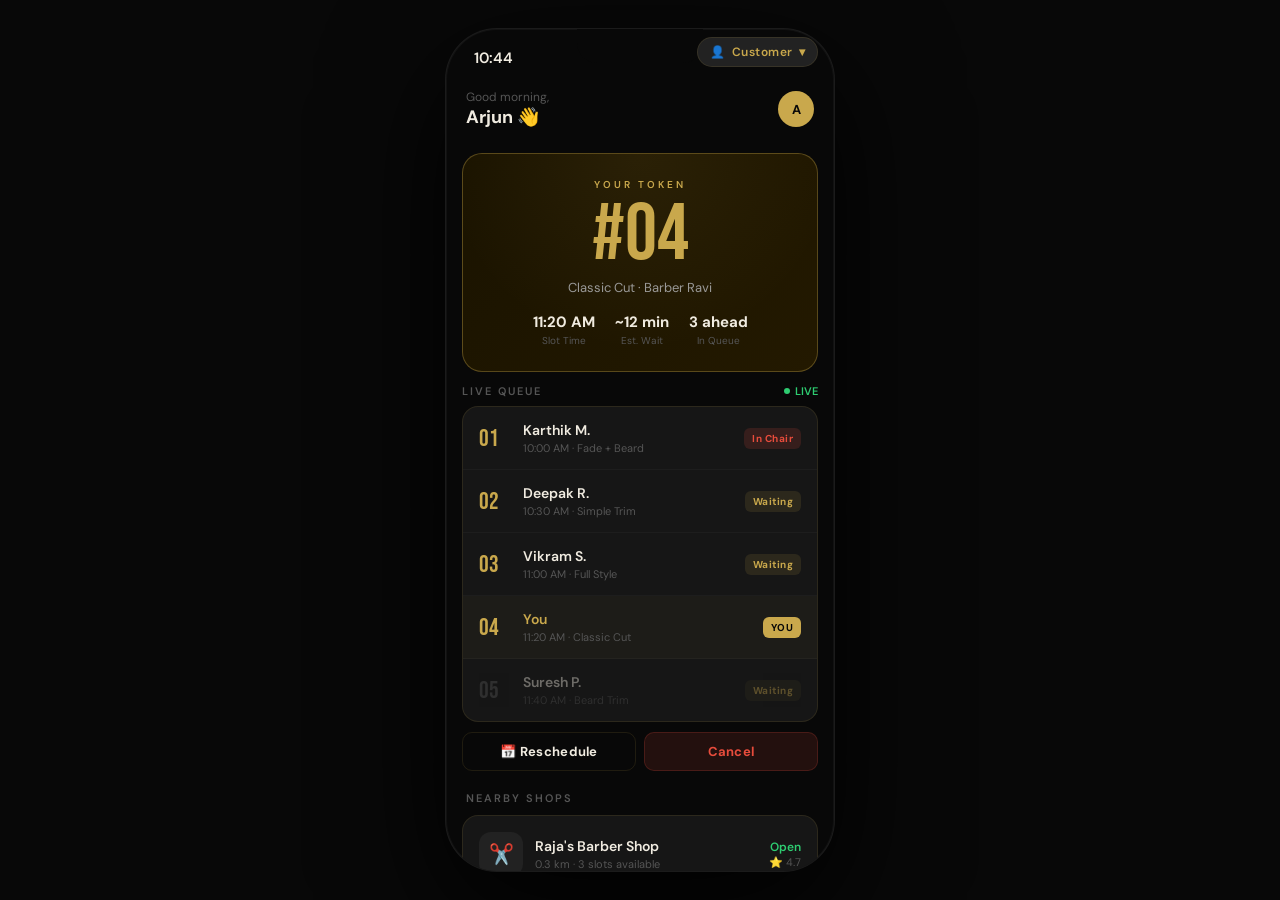
<file: phone_prototype.html>
<!DOCTYPE html>
<html lang="en">
<head>
<meta charset="UTF-8"/>
<meta name="viewport" content="width=device-width, initial-scale=1.0, maximum-scale=1.0"/>
<title>BarberBook</title>
<link href="https://fonts.googleapis.com/css2?family=Bebas+Neue&family=DM+Sans:wght@300;400;500;600;700&display=swap" rel="stylesheet"/>
<style>
:root {
  --gold:#C9A84C; --gold-l:#E8C97A; --gold-d:#8B6914;
  --black:#080808; --dark:#111; --gray1:#181818; --gray2:#222;
  --gray3:#2e2e2e; --muted:#555; --light:#999; --cream:#f0ebe0;
  --white:#fff; --red:#e74c3c; --green:#2ecc71; --blue:#3498db;
  --card-bg:#161616; --border:rgba(201,168,76,0.12);
  --safe-top: env(safe-area-inset-top, 0px);
  --safe-bot: env(safe-area-inset-bottom, 0px);
}
*,*::before,*::after{box-sizing:border-box;margin:0;padding:0;}
html,body{height:100%;overflow:hidden;background:var(--black);}
body{font-family:'DM Sans',sans-serif;color:var(--cream);display:flex;justify-content:center;align-items:center;}

/* PHONE SHELL */
.phone-shell{
  width:390px;height:844px;
  background:var(--black);
  border-radius:52px;
  border:1px solid rgba(255,255,255,0.08);
  box-shadow:0 40px 120px rgba(0,0,0,0.9),inset 0 0 0 1px rgba(255,255,255,0.04);
  overflow:hidden;position:relative;
  display:flex;flex-direction:column;
}

/* STATUS BAR */
.status-bar{
  height:44px;padding:14px 28px 0;
  display:flex;justify-content:space-between;align-items:center;
  flex-shrink:0;position:relative;z-index:50;
}
.status-time{font-size:15px;font-weight:600;color:var(--cream);}
.status-icons{display:flex;gap:6px;align-items:center;}
.status-icons span{font-size:13px;color:var(--cream);}

/* NOTCH */
.notch{
  position:absolute;top:0;left:50%;transform:translateX(-50%);
  width:126px;height:34px;
  background:var(--black);border-radius:0 0 20px 20px;z-index:60;
}

/* SCREEN */
.screen{
  flex:1;overflow:hidden;position:relative;
  display:flex;flex-direction:column;
}

/* ROLE SWITCHER */
.role-switcher{
  position:absolute;top:8px;right:16px;z-index:100;
}
.role-btn{
  display:flex;align-items:center;gap:6px;
  background:var(--gray2);border:1px solid var(--border);
  color:var(--gold);padding:6px 12px;border-radius:20px;
  font-size:12px;font-weight:600;cursor:pointer;
  font-family:'DM Sans',sans-serif;letter-spacing:0.5px;
}
.role-menu{
  position:absolute;top:36px;right:0;
  background:var(--gray1);border:1px solid var(--border);
  border-radius:14px;overflow:hidden;min-width:160px;
  display:none;
  box-shadow:0 20px 40px rgba(0,0,0,0.6);
}
.role-menu.open{display:block;}
.role-opt{
  display:flex;align-items:center;gap:10px;
  padding:12px 16px;font-size:13px;cursor:pointer;
  transition:background 0.15s;border-bottom:1px solid rgba(255,255,255,0.04);
}
.role-opt:last-child{border:none;}
.role-opt:hover{background:var(--gray2);}
.role-opt .ri{font-size:16px;}
.role-opt .rn{color:var(--cream);font-weight:500;}
.role-opt .rd{font-size:11px;color:var(--muted);}
.role-opt.active .rn{color:var(--gold);}

/* SCROLLABLE */
.scroll{flex:1;overflow-y:auto;overflow-x:hidden;}
.scroll::-webkit-scrollbar{display:none;}

/* BOTTOM NAV */
.bottom-nav{
  height:72px;border-top:1px solid var(--border);
  background:var(--dark);
  display:flex;align-items:center;justify-content:space-around;
  padding-bottom:8px;flex-shrink:0;
}
.nav-tab{
  display:flex;flex-direction:column;align-items:center;gap:3px;
  cursor:pointer;padding:6px 12px;border-radius:12px;
  transition:all 0.2s;min-width:60px;
}
.nav-tab.active{background:rgba(201,168,76,0.1);}
.nav-tab .ti{font-size:20px;}
.nav-tab .tl{font-size:10px;color:var(--muted);font-weight:500;letter-spacing:0.3px;}
.nav-tab.active .tl{color:var(--gold);}

/* HEADER */
.app-header{
  padding:16px 20px 12px;
  display:flex;align-items:center;justify-content:space-between;
  flex-shrink:0;
}
.header-logo{font-family:'Bebas Neue',sans-serif;font-size:22px;letter-spacing:3px;color:var(--gold);}
.header-logo span{color:var(--cream);}
.avatar{
  width:36px;height:36px;border-radius:50%;
  background:var(--gold);display:flex;align-items:center;justify-content:center;
  font-size:13px;font-weight:700;color:var(--black);
}

/* PAGE */
.page{display:none;flex-direction:column;height:100%;}
.page.active{display:flex;}

/* COMMON */
.section-label{
  font-size:11px;letter-spacing:2px;text-transform:uppercase;
  color:var(--muted);font-weight:600;
  padding:0 20px;margin-bottom:10px;margin-top:20px;
}
.card{
  margin:0 16px 10px;
  background:var(--card-bg);
  border:1px solid var(--border);
  border-radius:16px;overflow:hidden;
}
.card-pad{padding:16px;}

/* TOKEN CARD */
.token-hero{
  margin:12px 16px;
  background:linear-gradient(135deg,#1a1300,#231900);
  border:1px solid rgba(201,168,76,0.35);
  border-radius:20px;padding:24px;text-align:center;
  position:relative;overflow:hidden;
}
.token-hero::before{
  content:'';position:absolute;inset:0;
  background:radial-gradient(circle at 50% 0%,rgba(201,168,76,0.08),transparent 70%);
}
.token-tag{font-size:10px;letter-spacing:3px;text-transform:uppercase;color:var(--gold);margin-bottom:4px;font-weight:600;}
.token-num{font-family:'Bebas Neue',sans-serif;font-size:80px;color:var(--gold);line-height:1;position:relative;}
.token-sub{font-size:13px;color:var(--light);margin-top:4px;}
.token-info{display:flex;justify-content:center;gap:20px;margin-top:16px;}
.ti-item{text-align:center;}
.ti-val{font-size:15px;font-weight:700;color:var(--cream);}
.ti-key{font-size:10px;color:var(--muted);margin-top:2px;}

/* QUEUE ITEM */
.q-item{
  display:flex;align-items:center;gap:12px;
  padding:14px 16px;
  border-bottom:1px solid rgba(255,255,255,0.03);
}
.q-item:last-child{border:none;}
.q-num{
  font-family:'Bebas Neue',sans-serif;font-size:24px;
  color:var(--gold);width:32px;flex-shrink:0;
}
.q-num.dim{color:var(--muted);}
.q-info{flex:1;}
.q-name{font-size:14px;font-weight:600;color:var(--cream);}
.q-detail{font-size:11px;color:var(--muted);margin-top:2px;}
.q-badge{
  font-size:10px;font-weight:700;letter-spacing:0.5px;
  padding:4px 8px;border-radius:6px;
}
.badge-active{background:rgba(231,76,60,0.15);color:var(--red);}
.badge-wait{background:rgba(201,168,76,0.12);color:var(--gold);}
.badge-done{background:rgba(46,204,113,0.12);color:var(--green);}
.badge-you{background:var(--gold);color:var(--black);}

/* BUTTONS */
.btn{
  width:100%;padding:16px;border-radius:14px;border:none;
  font-family:'DM Sans',sans-serif;font-size:15px;font-weight:700;
  cursor:pointer;transition:all 0.2s;letter-spacing:0.3px;
}
.btn-gold{background:var(--gold);color:var(--black);}
.btn-gold:hover{background:var(--gold-l);}
.btn-outline{background:transparent;color:var(--cream);border:1px solid var(--border);}
.btn-outline:hover{border-color:var(--gold);color:var(--gold);}
.btn-red{background:rgba(231,76,60,0.12);color:var(--red);border:1px solid rgba(231,76,60,0.2);}
.btn-green{background:rgba(46,204,113,0.12);color:var(--green);border:1px solid rgba(46,204,113,0.2);}
.btn-sm{padding:10px 16px;font-size:13px;border-radius:10px;}

/* STAT ROW */
.stat-row{display:grid;grid-template-columns:1fr 1fr;gap:8px;margin:0 16px 10px;}
.stat-card{
  background:var(--card-bg);border:1px solid var(--border);
  border-radius:14px;padding:16px;
}
.stat-val{font-family:'Bebas Neue',sans-serif;font-size:28px;color:var(--gold);line-height:1;}
.stat-key{font-size:11px;color:var(--muted);margin-top:4px;}

/* BARBER QUEUE ITEM */
.bq-item{
  padding:16px;border-bottom:1px solid rgba(255,255,255,0.03);
}
.bq-item:last-child{border:none;}
.bq-top{display:flex;align-items:center;gap:12px;margin-bottom:10px;}
.bq-num{
  width:40px;height:40px;border-radius:10px;
  background:rgba(201,168,76,0.1);border:1px solid rgba(201,168,76,0.2);
  display:flex;align-items:center;justify-content:center;
  font-family:'Bebas Neue',sans-serif;font-size:20px;color:var(--gold);
  flex-shrink:0;
}
.bq-name{font-size:15px;font-weight:600;flex:1;}
.bq-time{font-size:12px;color:var(--muted);}
.bq-service{
  display:inline-block;
  font-size:11px;padding:4px 10px;border-radius:6px;
  background:var(--gray2);color:var(--light);
}
.bq-actions{display:flex;gap:8px;margin-top:10px;}

/* BOOKING FORM */
.form-label{font-size:12px;color:var(--muted);font-weight:600;margin-bottom:6px;letter-spacing:0.5px;}
.form-select,.form-input{
  width:100%;padding:13px 14px;
  background:var(--gray2);border:1px solid var(--border);
  border-radius:12px;color:var(--cream);
  font-family:'DM Sans',sans-serif;font-size:14px;
  outline:none;transition:border-color 0.2s;
  -webkit-appearance:none;
}
.form-select:focus,.form-input:focus{border-color:var(--gold);}
.form-select option{background:var(--gray1);}
.time-grid{display:grid;grid-template-columns:repeat(3,1fr);gap:8px;}
.time-slot{
  padding:10px;text-align:center;border-radius:10px;
  background:var(--gray2);border:1px solid var(--border);
  font-size:13px;font-weight:500;cursor:pointer;transition:all 0.2s;
}
.time-slot.sel{background:rgba(201,168,76,0.15);border-color:var(--gold);color:var(--gold);}
.time-slot.full{opacity:0.35;cursor:not-allowed;}

/* ANALYTICS */
.chart-bar-wrap{padding:0 16px;margin-bottom:10px;}
.chart-bar-row{display:flex;align-items:center;gap:10px;margin-bottom:10px;}
.cbl{font-size:12px;color:var(--light);width:28px;text-align:right;flex-shrink:0;}
.cb-track{flex:1;height:22px;background:var(--gray2);border-radius:6px;overflow:hidden;}
.cb-fill{height:100%;border-radius:6px;display:flex;align-items:center;padding-left:8px;font-size:11px;font-weight:700;color:var(--black);transition:width 0.8s ease;}
.cb-val{font-size:12px;color:var(--gold);font-weight:700;width:40px;text-align:right;}

/* NOTIFICATIONS */
.notif{
  display:flex;gap:12px;padding:14px 16px;
  border-bottom:1px solid rgba(255,255,255,0.03);
  align-items:flex-start;
}
.notif-dot{width:8px;height:8px;border-radius:50%;background:var(--gold);margin-top:5px;flex-shrink:0;}
.notif-dot.read{background:var(--gray3);}
.notif-text{font-size:13px;color:var(--cream);line-height:1.5;}
.notif-time{font-size:11px;color:var(--muted);margin-top:3px;}

/* PROFILE */
.profile-hero{
  text-align:center;padding:24px 20px 16px;
}
.profile-avatar{
  width:72px;height:72px;border-radius:50%;
  background:var(--gold);display:flex;align-items:center;justify-content:center;
  font-family:'Bebas Neue',sans-serif;font-size:28px;color:var(--black);
  margin:0 auto 12px;border:3px solid rgba(201,168,76,0.3);
}
.profile-name{font-size:20px;font-weight:700;}
.profile-sub{font-size:13px;color:var(--muted);margin-top:2px;}
.menu-item{
  display:flex;align-items:center;gap:14px;
  padding:16px 20px;border-bottom:1px solid rgba(255,255,255,0.03);
  cursor:pointer;
}
.menu-item:hover{background:rgba(255,255,255,0.02);}
.menu-icon{font-size:18px;width:24px;text-align:center;}
.menu-text{flex:1;font-size:14px;font-weight:500;}
.menu-arrow{color:var(--muted);font-size:16px;}

/* SHEET OVERLAY */
.sheet{
  position:absolute;inset:0;background:rgba(0,0,0,0.7);
  z-index:200;display:none;align-items:flex-end;
}
.sheet.open{display:flex;}
.sheet-body{
  background:var(--gray1);width:100%;
  border-radius:24px 24px 0 0;
  padding:20px;max-height:90%;overflow-y:auto;
  animation:slideUp 0.3s ease;
}
@keyframes slideUp{from{transform:translateY(100%);}to{transform:translateY(0);}}
.sheet-handle{width:36px;height:4px;background:var(--gray3);border-radius:2px;margin:0 auto 20px;}
.sheet-title{font-family:'Bebas Neue',sans-serif;font-size:24px;letter-spacing:1px;margin-bottom:16px;}

/* TOAST */
.toast{
  position:absolute;bottom:90px;left:50%;transform:translateX(-50%);
  background:var(--gray1);border:1px solid var(--border);
  border-radius:12px;padding:12px 20px;
  font-size:13px;font-weight:600;color:var(--cream);
  white-space:nowrap;z-index:300;
  animation:toastIn 0.3s ease,toastOut 0.3s ease 2s forwards;
  pointer-events:none;
}
@keyframes toastIn{from{opacity:0;transform:translateX(-50%) translateY(10px);}to{opacity:1;transform:translateX(-50%) translateY(0);}}
@keyframes toastOut{to{opacity:0;}}

/* SEARCH */
.search-bar{
  margin:0 16px 12px;
  display:flex;align-items:center;gap:10px;
  background:var(--gray2);border:1px solid var(--border);
  border-radius:14px;padding:12px 14px;
}
.search-icon{font-size:16px;color:var(--muted);}
.search-input{
  flex:1;background:transparent;border:none;outline:none;
  color:var(--cream);font-family:'DM Sans',sans-serif;font-size:14px;
}
.search-input::placeholder{color:var(--muted);}

/* SWITCH TOGGLE */
.toggle-row{display:flex;align-items:center;justify-content:space-between;padding:14px 16px;border-bottom:1px solid rgba(255,255,255,0.03);}
.toggle{width:44px;height:26px;background:var(--gray3);border-radius:13px;position:relative;cursor:pointer;transition:background 0.2s;}
.toggle.on{background:var(--gold);}
.toggle::after{content:'';position:absolute;width:20px;height:20px;background:#fff;border-radius:50%;top:3px;left:3px;transition:transform 0.2s;}
.toggle.on::after{transform:translateX(18px);}

/* LIVE INDICATOR */
.live-dot{display:inline-flex;align-items:center;gap:5px;font-size:11px;color:var(--green);font-weight:600;}
.live-dot::before{content:'';width:6px;height:6px;border-radius:50%;background:var(--green);animation:livePulse 1.5s infinite;}
@keyframes livePulse{0%,100%{opacity:1;}50%{opacity:0.3;}}

@media(max-height:860px){
  .phone-shell{height:100vh;border-radius:0;border:none;}
}
@media(max-width:420px){
  .phone-shell{width:100vw;border-radius:0;border:none;}
}
</style>
</head>
<body>
<div class="phone-shell">
  <div class="notch"></div>
  <div class="status-bar">
    <span class="status-time" id="clock">9:41</span>
    <div class="status-icons">
      <span>●●●</span><span>WiFi</span><span>🔋</span>
    </div>
  </div>

  <!-- ROLE SWITCHER -->
  <div class="role-switcher">
    <button class="role-btn" onclick="toggleRoleMenu()">
      <span id="role-icon">👤</span>
      <span id="role-label">Customer</span>
      <span>▾</span>
    </button>
    <div class="role-menu" id="roleMenu">
      <div class="role-opt active" onclick="setRole('customer')">
        <span class="ri">👤</span>
        <div><div class="rn">Customer</div><div class="rd">Book & track queue</div></div>
      </div>
      <div class="role-opt" onclick="setRole('barber')">
        <span class="ri">✂️</span>
        <div><div class="rn">Barber</div><div class="rd">Manage your queue</div></div>
      </div>
      <div class="role-opt" onclick="setRole('owner')">
        <span class="ri">📊</span>
        <div><div class="rn">Owner</div><div class="rd">Analytics & settings</div></div>
      </div>
    </div>
  </div>

  <div class="screen">

    <!-- ════════════ CUSTOMER VIEW ════════════ -->
    <div class="page active" id="view-customer">

      <!-- TAB: HOME -->
      <div class="page active" id="c-home" style="flex:1;flex-direction:column;">
        <div class="app-header">
          <div>
            <div style="font-size:12px;color:var(--muted);">Good morning,</div>
            <div style="font-size:18px;font-weight:700;">Arjun 👋</div>
          </div>
          <div class="avatar">A</div>
        </div>
        <div class="scroll">

          <!-- Active Token -->
          <div class="token-hero">
            <div class="token-tag">Your Token</div>
            <div class="token-num">#04</div>
            <div class="token-sub">Classic Cut · Barber Ravi</div>
            <div class="token-info">
              <div class="ti-item"><div class="ti-val">11:20 AM</div><div class="ti-key">Slot Time</div></div>
              <div class="ti-item"><div class="ti-val">~12 min</div><div class="ti-key">Est. Wait</div></div>
              <div class="ti-item"><div class="ti-val">3 ahead</div><div class="ti-key">In Queue</div></div>
            </div>
          </div>

          <!-- Live Queue -->
          <div style="padding:0 16px;display:flex;justify-content:space-between;align-items:center;margin-bottom:8px;">
            <div class="section-label" style="padding:0;margin:0;">Live Queue</div>
            <div class="live-dot">LIVE</div>
          </div>
          <div class="card">
            <div class="q-item"><div class="q-num">01</div><div class="q-info"><div class="q-name">Karthik M.</div><div class="q-detail">10:00 AM · Fade + Beard</div></div><span class="q-badge badge-active">In Chair</span></div>
            <div class="q-item"><div class="q-num">02</div><div class="q-info"><div class="q-name">Deepak R.</div><div class="q-detail">10:30 AM · Simple Trim</div></div><span class="q-badge badge-wait">Waiting</span></div>
            <div class="q-item"><div class="q-num">03</div><div class="q-info"><div class="q-name">Vikram S.</div><div class="q-detail">11:00 AM · Full Style</div></div><span class="q-badge badge-wait">Waiting</span></div>
            <div class="q-item" style="background:rgba(201,168,76,0.04);">
              <div class="q-num">04</div>
              <div class="q-info"><div class="q-name" style="color:var(--gold);">You</div><div class="q-detail">11:20 AM · Classic Cut</div></div>
              <span class="q-badge badge-you">YOU</span>
            </div>
            <div class="q-item" style="opacity:0.4;"><div class="q-num dim">05</div><div class="q-info"><div class="q-name">Suresh P.</div><div class="q-detail">11:40 AM · Beard Trim</div></div><span class="q-badge badge-wait">Waiting</span></div>
          </div>

          <!-- Actions -->
          <div style="padding:0 16px;display:grid;grid-template-columns:1fr 1fr;gap:8px;margin-bottom:16px;">
            <button class="btn btn-outline btn-sm" onclick="openSheet('reschedule-sheet')">📅 Reschedule</button>
            <button class="btn btn-red btn-sm" onclick="showToast('❌ Booking cancelled')">Cancel</button>
          </div>

          <!-- Nearby Shops -->
          <div class="section-label">Nearby Shops</div>
          <div style="padding:0 16px 20px;">
            <div style="display:flex;flex-direction:column;gap:8px;">
              <div class="card" style="margin:0;" onclick="openSheet('book-sheet')">
                <div class="card-pad" style="display:flex;align-items:center;gap:12px;">
                  <div style="width:44px;height:44px;border-radius:12px;background:var(--gray2);display:flex;align-items:center;justify-content:center;font-size:20px;flex-shrink:0;">✂️</div>
                  <div style="flex:1;">
                    <div style="font-weight:600;font-size:14px;">Raja's Barber Shop</div>
                    <div style="font-size:11px;color:var(--muted);margin-top:2px;">0.3 km · 3 slots available</div>
                  </div>
                  <div style="text-align:right;"><div style="font-size:12px;color:var(--green);font-weight:600;">Open</div><div style="font-size:11px;color:var(--muted);">⭐ 4.7</div></div>
                </div>
              </div>
              <div class="card" style="margin:0;" onclick="openSheet('book-sheet')">
                <div class="card-pad" style="display:flex;align-items:center;gap:12px;">
                  <div style="width:44px;height:44px;border-radius:12px;background:var(--gray2);display:flex;align-items:center;justify-content:center;font-size:20px;flex-shrink:0;">💈</div>
                  <div style="flex:1;">
                    <div style="font-weight:600;font-size:14px;">Style Hub</div>
                    <div style="font-size:11px;color:var(--muted);margin-top:2px;">0.8 km · 6 slots available</div>
                  </div>
                  <div style="text-align:right;"><div style="font-size:12px;color:var(--green);font-weight:600;">Open</div><div style="font-size:11px;color:var(--muted);">⭐ 4.4</div></div>
                </div>
              </div>
            </div>
          </div>
        </div>
      </div>

      <!-- TAB: BOOK -->
      <div class="page" id="c-book" style="flex:1;flex-direction:column;">
        <div class="app-header">
          <div class="header-logo">Barber<span>Book</span></div>
        </div>
        <div class="scroll" style="padding-bottom:16px;">
          <div class="search-bar">
            <span class="search-icon">🔍</span>
            <input class="search-input" placeholder="Search barber shops..."/>
          </div>
          <div class="section-label">Available Now</div>
          <div style="padding:0 16px;display:flex;flex-direction:column;gap:8px;">
            <div class="card" style="margin:0;" onclick="openSheet('book-sheet')">
              <div class="card-pad">
                <div style="display:flex;align-items:center;gap:12px;margin-bottom:12px;">
                  <div style="width:48px;height:48px;border-radius:14px;background:var(--gray2);display:flex;align-items:center;justify-content:center;font-size:22px;">✂️</div>
                  <div style="flex:1;">
                    <div style="font-weight:700;font-size:15px;">Raja's Barber Shop</div>
                    <div style="font-size:11px;color:var(--muted);">Anna Nagar · 0.3 km</div>
                  </div>
                  <div style="font-size:12px;color:var(--green);font-weight:600;">⭐ 4.7</div>
                </div>
                <div style="display:flex;gap:8px;flex-wrap:wrap;margin-bottom:12px;">
                  <span style="font-size:11px;background:var(--gray2);padding:4px 10px;border-radius:8px;color:var(--light);">Haircut Rs.150</span>
                  <span style="font-size:11px;background:var(--gray2);padding:4px 10px;border-radius:8px;color:var(--light);">Beard Rs.60</span>
                  <span style="font-size:11px;background:var(--gray2);padding:4px 10px;border-radius:8px;color:var(--light);">3 barbers</span>
                </div>
                <button class="btn btn-gold btn-sm">Book Now →</button>
              </div>
            </div>
            <div class="card" style="margin:0;" onclick="openSheet('book-sheet')">
              <div class="card-pad">
                <div style="display:flex;align-items:center;gap:12px;margin-bottom:12px;">
                  <div style="width:48px;height:48px;border-radius:14px;background:var(--gray2);display:flex;align-items:center;justify-content:center;font-size:22px;">💈</div>
                  <div style="flex:1;">
                    <div style="font-weight:700;font-size:15px;">Style Hub</div>
                    <div style="font-size:11px;color:var(--muted);">T.Nagar · 0.8 km</div>
                  </div>
                  <div style="font-size:12px;color:var(--green);font-weight:600;">⭐ 4.4</div>
                </div>
                <div style="display:flex;gap:8px;flex-wrap:wrap;margin-bottom:12px;">
                  <span style="font-size:11px;background:var(--gray2);padding:4px 10px;border-radius:8px;color:var(--light);">Haircut Rs.120</span>
                  <span style="font-size:11px;background:var(--gray2);padding:4px 10px;border-radius:8px;color:var(--light);">Beard Rs.50</span>
                  <span style="font-size:11px;background:var(--gray2);padding:4px 10px;border-radius:8px;color:var(--light);">2 barbers</span>
                </div>
                <button class="btn btn-gold btn-sm">Book Now →</button>
              </div>
            </div>
          </div>
        </div>
      </div>

      <!-- TAB: HISTORY -->
      <div class="page" id="c-history" style="flex:1;flex-direction:column;">
        <div class="app-header"><div style="font-size:18px;font-weight:700;">My Bookings</div></div>
        <div class="scroll">
          <div class="section-label">Recent</div>
          <div class="card">
            <div class="q-item"><div style="width:40px;height:40px;border-radius:12px;background:rgba(46,204,113,0.1);display:flex;align-items:center;justify-content:center;font-size:18px;flex-shrink:0;">✅</div><div class="q-info"><div class="q-name">Raja's Barber Shop</div><div class="q-detail">Classic Cut · 2 days ago · Rs.150</div></div><span class="q-badge badge-done">Done</span></div>
            <div class="q-item"><div style="width:40px;height:40px;border-radius:12px;background:rgba(46,204,113,0.1);display:flex;align-items:center;justify-content:center;font-size:18px;flex-shrink:0;">✅</div><div class="q-info"><div class="q-name">Style Hub</div><div class="q-detail">Beard Trim · 1 week ago · Rs.60</div></div><span class="q-badge badge-done">Done</span></div>
            <div class="q-item"><div style="width:40px;height:40px;border-radius:12px;background:rgba(201,168,76,0.1);display:flex;align-items:center;justify-content:center;font-size:18px;flex-shrink:0;">✂️</div><div class="q-info"><div class="q-name">Raja's Barber Shop</div><div class="q-detail">Fade + Beard · 2 weeks ago · Rs.210</div></div><span class="q-badge badge-done">Done</span></div>
          </div>
          <div style="text-align:center;padding:20px;color:var(--muted);font-size:13px;">Total spent this month: <span style="color:var(--gold);font-weight:700;">Rs. 420</span></div>
        </div>
      </div>

      <!-- TAB: PROFILE (customer) -->
      <div class="page" id="c-profile" style="flex:1;flex-direction:column;">
        <div class="scroll">
          <div class="profile-hero">
            <div class="profile-avatar">A</div>
            <div class="profile-name">Arjun Sharma</div>
            <div class="profile-sub">+91 98765 43210 · Customer</div>
          </div>
          <div class="card">
            <div class="menu-item"><span class="menu-icon">📋</span><span class="menu-text">My Bookings</span><span class="menu-arrow">›</span></div>
            <div class="menu-item"><span class="menu-icon">🔔</span><span class="menu-text">Notifications</span><span class="menu-arrow">›</span></div>
            <div class="menu-item"><span class="menu-icon">💳</span><span class="menu-text">Payment Methods</span><span class="menu-arrow">›</span></div>
            <div class="menu-item"><span class="menu-icon">❓</span><span class="menu-text">Help & Support</span><span class="menu-arrow">›</span></div>
            <div class="menu-item" style="color:var(--red);"><span class="menu-icon">🚪</span><span class="menu-text" style="color:var(--red);">Log Out</span></div>
          </div>
        </div>
      </div>

      <!-- BOTTOM NAV (customer) -->
      <div class="bottom-nav" id="customer-nav">
        <div class="nav-tab active" onclick="cTab('home',this)"><div class="ti">🏠</div><div class="tl">Home</div></div>
        <div class="nav-tab" onclick="cTab('book',this)"><div class="ti">✂️</div><div class="tl">Book</div></div>
        <div class="nav-tab" onclick="cTab('history',this)"><div class="ti">📋</div><div class="tl">History</div></div>
        <div class="nav-tab" onclick="cTab('profile',this)"><div class="ti">👤</div><div class="tl">Profile</div></div>
      </div>
    </div>

    <!-- ════════════ BARBER VIEW ════════════ -->
    <div class="page" id="view-barber">
      <!-- TAB: QUEUE -->
      <div class="page active" id="b-queue" style="flex:1;flex-direction:column;">
        <div class="app-header">
          <div>
            <div style="font-size:12px;color:var(--muted);">Barber Dashboard</div>
            <div style="font-size:18px;font-weight:700;">Ravi Kumar ✂️</div>
          </div>
          <div style="text-align:right;">
            <div class="live-dot">ON DUTY</div>
            <div style="font-size:11px;color:var(--muted);margin-top:2px;">Slot: 10AM–7PM</div>
          </div>
        </div>
        <div class="scroll">
          <div class="stat-row">
            <div class="stat-card"><div class="stat-val">12</div><div class="stat-key">Today's Bookings</div></div>
            <div class="stat-card"><div class="stat-val">4</div><div class="stat-key">Done So Far</div></div>
            <div class="stat-card"><div class="stat-val">8</div><div class="stat-key">Remaining</div></div>
            <div class="stat-card"><div class="stat-val">Rs.600</div><div class="stat-key">Earned Today</div></div>
          </div>

          <div style="padding:0 16px;margin-bottom:8px;display:flex;justify-content:space-between;align-items:center;">
            <div class="section-label" style="padding:0;margin:0;">Today's Queue</div>
            <div class="live-dot">LIVE</div>
          </div>

          <div class="card">
            <!-- Current -->
            <div class="bq-item" style="background:rgba(231,76,60,0.04);border-left:3px solid var(--red);">
              <div class="bq-top">
                <div class="bq-num" style="background:rgba(231,76,60,0.1);border-color:rgba(231,76,60,0.3);color:var(--red);">01</div>
                <div style="flex:1;"><div class="bq-name">Karthik M.</div><div class="bq-time">Started 10:05 AM</div></div>
                <span class="q-badge badge-active">In Chair</span>
              </div>
              <div style="display:flex;align-items:center;gap:8px;margin-bottom:8px;">
                <span class="bq-service">Fade + Beard</span>
                <span style="font-size:11px;color:var(--muted);">~20 min</span>
              </div>
              <div class="bq-actions">
                <button class="btn btn-green btn-sm" style="flex:1;" onclick="showToast('✅ Marked done!')">Done ✓</button>
                <button class="btn btn-outline btn-sm" style="flex:1;" onclick="showToast('⏭ Skipped')">Skip</button>
              </div>
            </div>

            <div class="bq-item">
              <div class="bq-top">
                <div class="bq-num">02</div>
                <div style="flex:1;"><div class="bq-name">Deepak R.</div><div class="bq-time">10:30 AM slot</div></div>
                <span class="q-badge badge-wait">Next</span>
              </div>
              <div><span class="bq-service">Simple Trim</span></div>
            </div>
            <div class="bq-item">
              <div class="bq-top">
                <div class="bq-num">03</div>
                <div style="flex:1;"><div class="bq-name">Vikram S.</div><div class="bq-time">11:00 AM slot</div></div>
                <span class="q-badge badge-wait">Waiting</span>
              </div>
              <div><span class="bq-service">Full Style</span></div>
            </div>
            <div class="bq-item">
              <div class="bq-top">
                <div class="bq-num">04</div>
                <div style="flex:1;"><div class="bq-name">Arjun S.</div><div class="bq-time">11:20 AM slot</div></div>
                <span class="q-badge badge-wait">Waiting</span>
              </div>
              <div><span class="bq-service">Classic Cut</span></div>
            </div>
          </div>
          <div style="height:16px;"></div>
        </div>
      </div>

      <!-- TAB: SCHEDULE -->
      <div class="page" id="b-schedule" style="flex:1;flex-direction:column;">
        <div class="app-header"><div style="font-size:18px;font-weight:700;">My Schedule</div></div>
        <div class="scroll">
          <div class="section-label">Today — 12 bookings</div>
          <div class="card">
            <div class="q-item"><div style="font-size:12px;color:var(--muted);width:52px;flex-shrink:0;">10:00</div><div class="q-info"><div class="q-name">Karthik M.</div><div class="q-detail">Fade + Beard · Rs.210</div></div><span class="q-badge badge-done">Done</span></div>
            <div class="q-item"><div style="font-size:12px;color:var(--muted);width:52px;flex-shrink:0;">10:30</div><div class="q-info"><div class="q-name">Deepak R.</div><div class="q-detail">Simple Trim · Rs.150</div></div><span class="q-badge badge-active">Now</span></div>
            <div class="q-item"><div style="font-size:12px;color:var(--muted);width:52px;flex-shrink:0;">11:00</div><div class="q-info"><div class="q-name">Vikram S.</div><div class="q-detail">Full Style · Rs.180</div></div><span class="q-badge badge-wait">—</span></div>
            <div class="q-item"><div style="font-size:12px;color:var(--muted);width:52px;flex-shrink:0;">11:20</div><div class="q-info"><div class="q-name">Arjun S.</div><div class="q-detail">Classic Cut · Rs.150</div></div><span class="q-badge badge-wait">—</span></div>
            <div class="q-item"><div style="font-size:12px;color:var(--muted);width:52px;flex-shrink:0;">11:40</div><div class="q-info"><div class="q-name">Suresh P.</div><div class="q-detail">Beard Trim · Rs.60</div></div><span class="q-badge badge-wait">—</span></div>
          </div>

          <div class="section-label">Availability</div>
          <div class="card">
            <div class="toggle-row"><span style="font-size:14px;">Taking new bookings</span><div class="toggle on" onclick="this.classList.toggle('on')"></div></div>
            <div class="toggle-row"><span style="font-size:14px;">Walk-ins welcome</span><div class="toggle on" onclick="this.classList.toggle('on')"></div></div>
            <div class="toggle-row"><span style="font-size:14px;">On break</span><div class="toggle" onclick="this.classList.toggle('on')"></div></div>
          </div>
          <div style="height:16px;"></div>
        </div>
      </div>

      <!-- TAB: EARNINGS -->
      <div class="page" id="b-earnings" style="flex:1;flex-direction:column;">
        <div class="app-header"><div style="font-size:18px;font-weight:700;">Earnings</div></div>
        <div class="scroll">
          <div class="stat-row">
            <div class="stat-card"><div class="stat-val">Rs.600</div><div class="stat-key">Today</div></div>
            <div class="stat-card"><div class="stat-val">Rs.4,200</div><div class="stat-key">This Week</div></div>
            <div class="stat-card"><div class="stat-val">Rs.17,400</div><div class="stat-key">This Month</div></div>
            <div class="stat-card"><div class="stat-val">116</div><div class="stat-key">Cuts Done</div></div>
          </div>
          <div class="section-label">This Week</div>
          <div class="chart-bar-wrap">
            <div class="chart-bar-row"><span class="cbl">Mon</span><div class="cb-track"><div class="cb-fill" style="width:80%;background:var(--gold);">Rs.720</div></div></div>
            <div class="chart-bar-row"><span class="cbl">Tue</span><div class="cb-track"><div class="cb-fill" style="width:60%;background:var(--gold);">Rs.540</div></div></div>
            <div class="chart-bar-row"><span class="cbl">Wed</span><div class="cb-track"><div class="cb-fill" style="width:90%;background:var(--gold);">Rs.810</div></div></div>
            <div class="chart-bar-row"><span class="cbl">Thu</span><div class="cb-track"><div class="cb-fill" style="width:70%;background:var(--gold);">Rs.630</div></div></div>
            <div class="chart-bar-row"><span class="cbl">Fri</span><div class="cb-track"><div class="cb-fill" style="width:65%;background:var(--gold);">Rs.585</div></div></div>
            <div class="chart-bar-row"><span class="cbl">Sat</span><div class="cb-track"><div class="cb-fill" style="width:100%;background:var(--gold-l);">Rs.900</div></div></div>
            <div class="chart-bar-row"><span class="cbl">Sun</span><div class="cb-track"><div class="cb-fill" style="width:55%;background:var(--muted);">Rs.415</div></div></div>
          </div>
          <div style="height:16px;"></div>
        </div>
      </div>

      <!-- TAB: PROFILE (barber) -->
      <div class="page" id="b-profile" style="flex:1;flex-direction:column;">
        <div class="scroll">
          <div class="profile-hero">
            <div class="profile-avatar">R</div>
            <div class="profile-name">Ravi Kumar</div>
            <div class="profile-sub">✂️ Barber · Raja's Shop · 5 yrs exp</div>
          </div>
          <div class="card">
            <div class="menu-item"><span class="menu-icon">⚙️</span><span class="menu-text">My Services & Pricing</span><span class="menu-arrow">›</span></div>
            <div class="menu-item"><span class="menu-icon">📅</span><span class="menu-text">Working Hours</span><span class="menu-arrow">›</span></div>
            <div class="menu-item"><span class="menu-icon">🔔</span><span class="menu-text">Notifications</span><span class="menu-arrow">›</span></div>
            <div class="menu-item" style="color:var(--red);"><span class="menu-icon">🚪</span><span class="menu-text" style="color:var(--red);">Log Out</span></div>
          </div>
        </div>
      </div>

      <!-- BOTTOM NAV (barber) -->
      <div class="bottom-nav" id="barber-nav">
        <div class="nav-tab active" onclick="bTab('queue',this)"><div class="ti">📋</div><div class="tl">Queue</div></div>
        <div class="nav-tab" onclick="bTab('schedule',this)"><div class="ti">📅</div><div class="tl">Schedule</div></div>
        <div class="nav-tab" onclick="bTab('earnings',this)"><div class="ti">💰</div><div class="tl">Earnings</div></div>
        <div class="nav-tab" onclick="bTab('profile',this)"><div class="ti">✂️</div><div class="tl">Profile</div></div>
      </div>
    </div>

    <!-- ════════════ OWNER VIEW ════════════ -->
    <div class="page" id="view-owner">
      <!-- TAB: DASHBOARD -->
      <div class="page active" id="o-dashboard" style="flex:1;flex-direction:column;">
        <div class="app-header">
          <div>
            <div style="font-size:12px;color:var(--muted);">Raja's Barber Shop</div>
            <div style="font-size:18px;font-weight:700;">Owner Dashboard 📊</div>
          </div>
          <div class="avatar" style="background:var(--blue);">R</div>
        </div>
        <div class="scroll">
          <div class="stat-row">
            <div class="stat-card" style="border-color:rgba(201,168,76,0.3);"><div class="stat-val">Rs.2,840</div><div class="stat-key">Today's Revenue</div></div>
            <div class="stat-card"><div class="stat-val">24</div><div class="stat-key">Bookings Today</div></div>
            <div class="stat-card"><div class="stat-val">3</div><div class="stat-key">Active Barbers</div></div>
            <div class="stat-card"><div class="stat-val">92%</div><div class="stat-key">Slot Utilisation</div></div>
          </div>

          <div class="section-label">Revenue This Week</div>
          <div class="chart-bar-wrap">
            <div class="chart-bar-row"><span class="cbl">Mon</span><div class="cb-track"><div class="cb-fill" style="width:75%;background:var(--gold);">Rs.2,100</div></div></div>
            <div class="chart-bar-row"><span class="cbl">Tue</span><div class="cb-track"><div class="cb-fill" style="width:60%;background:var(--gold);">Rs.1,680</div></div></div>
            <div class="chart-bar-row"><span class="cbl">Wed</span><div class="cb-track"><div class="cb-fill" style="width:85%;background:var(--gold);">Rs.2,380</div></div></div>
            <div class="chart-bar-row"><span class="cbl">Thu</span><div class="cb-track"><div class="cb-fill" style="width:70%;background:var(--gold);">Rs.1,960</div></div></div>
            <div class="chart-bar-row"><span class="cbl">Fri</span><div class="cb-track"><div class="cb-fill" style="width:90%;background:var(--gold);">Rs.2,520</div></div></div>
            <div class="chart-bar-row"><span class="cbl">Sat</span><div class="cb-track"><div class="cb-fill" style="width:100%;background:var(--gold-l);">Rs.2,800</div></div></div>
            <div class="chart-bar-row"><span class="cbl">Sun</span><div class="cb-track"><div class="cb-fill" style="width:45%;background:var(--muted);">Rs.1,260</div></div></div>
          </div>

          <div class="section-label">Barber Performance</div>
          <div class="card">
            <div class="bq-item">
              <div class="bq-top" style="margin-bottom:4px;">
                <div style="width:36px;height:36px;border-radius:10px;background:rgba(201,168,76,0.1);display:flex;align-items:center;justify-content:center;font-size:16px;flex-shrink:0;">✂️</div>
                <div style="flex:1;"><div class="bq-name">Ravi Kumar</div></div>
                <div style="text-align:right;"><div style="font-size:13px;font-weight:700;color:var(--gold);">Rs.1,020</div><div style="font-size:11px;color:var(--muted);">12 cuts</div></div>
              </div>
              <div class="cb-track" style="height:6px;"><div class="cb-fill" style="width:82%;background:var(--gold);"></div></div>
            </div>
            <div class="bq-item">
              <div class="bq-top" style="margin-bottom:4px;">
                <div style="width:36px;height:36px;border-radius:10px;background:rgba(52,152,219,0.1);display:flex;align-items:center;justify-content:center;font-size:16px;flex-shrink:0;">✂️</div>
                <div style="flex:1;"><div class="bq-name">Suresh M.</div></div>
                <div style="text-align:right;"><div style="font-size:13px;font-weight:700;color:var(--gold);">Rs.930</div><div style="font-size:11px;color:var(--muted);">9 cuts</div></div>
              </div>
              <div class="cb-track" style="height:6px;"><div class="cb-fill" style="width:70%;background:var(--blue);"></div></div>
            </div>
            <div class="bq-item">
              <div class="bq-top" style="margin-bottom:4px;">
                <div style="width:36px;height:36px;border-radius:10px;background:rgba(46,204,113,0.1);display:flex;align-items:center;justify-content:center;font-size:16px;flex-shrink:0;">✂️</div>
                <div style="flex:1;"><div class="bq-name">Anand P.</div></div>
                <div style="text-align:right;"><div style="font-size:13px;font-weight:700;color:var(--gold);">Rs.890</div><div style="font-size:11px;color:var(--muted);">8 cuts</div></div>
              </div>
              <div class="cb-track" style="height:6px;"><div class="cb-fill" style="width:60%;background:var(--green);"></div></div>
            </div>
          </div>
          <div style="height:16px;"></div>
        </div>
      </div>

      <!-- TAB: BOOKINGS -->
      <div class="page" id="o-bookings" style="flex:1;flex-direction:column;">
        <div class="app-header"><div style="font-size:18px;font-weight:700;">All Bookings</div></div>
        <div class="scroll">
          <div class="section-label">Today · 24 bookings</div>
          <div class="card">
            <div class="q-item"><div class="q-num">01</div><div class="q-info"><div class="q-name">Karthik M. → Ravi</div><div class="q-detail">10:00 · Fade + Beard · Rs.210</div></div><span class="q-badge badge-done">Done</span></div>
            <div class="q-item"><div class="q-num">02</div><div class="q-info"><div class="q-name">Deepak R. → Suresh</div><div class="q-detail">10:30 · Trim · Rs.150</div></div><span class="q-badge badge-active">Active</span></div>
            <div class="q-item"><div class="q-num">03</div><div class="q-info"><div class="q-name">Vikram S. → Anand</div><div class="q-detail">11:00 · Full Style · Rs.180</div></div><span class="q-badge badge-wait">Queued</span></div>
            <div class="q-item"><div class="q-num">04</div><div class="q-info"><div class="q-name">Arjun S. → Ravi</div><div class="q-detail">11:20 · Classic · Rs.150</div></div><span class="q-badge badge-wait">Queued</span></div>
            <div class="q-item"><div class="q-num">05</div><div class="q-info"><div class="q-name">Suresh P. → Suresh</div><div class="q-detail">11:40 · Beard · Rs.60</div></div><span class="q-badge badge-wait">Queued</span></div>
          </div>
          <div style="height:16px;"></div>
        </div>
      </div>

      <!-- TAB: SETTINGS -->
      <div class="page" id="o-settings" style="flex:1;flex-direction:column;">
        <div class="app-header"><div style="font-size:18px;font-weight:700;">Shop Settings</div></div>
        <div class="scroll">
          <div class="section-label">Shop Info</div>
          <div class="card">
            <div class="card-pad">
              <div style="margin-bottom:12px;"><div class="form-label">Shop Name</div><input class="form-input" value="Raja's Barber Shop"/></div>
              <div style="margin-bottom:12px;"><div class="form-label">Address</div><input class="form-input" value="12, Anna Nagar, Chennai"/></div>
              <div><div class="form-label">Phone</div><input class="form-input" value="+91 98765 43210"/></div>
            </div>
          </div>
          <div class="section-label">Services & Pricing</div>
          <div class="card">
            <div class="toggle-row"><span style="font-size:14px;">Haircut (Rs.150)</span><div class="toggle on" onclick="this.classList.toggle('on')"></div></div>
            <div class="toggle-row"><span style="font-size:14px;">Beard Trim (Rs.60)</span><div class="toggle on" onclick="this.classList.toggle('on')"></div></div>
            <div class="toggle-row"><span style="font-size:14px;">Full Style (Rs.180)</span><div class="toggle on" onclick="this.classList.toggle('on')"></div></div>
            <div class="toggle-row"><span style="font-size:14px;">Head Massage (Rs.80)</span><div class="toggle" onclick="this.classList.toggle('on')"></div></div>
          </div>
          <div class="section-label">App Plan</div>
          <div class="card">
            <div class="card-pad" style="text-align:center;">
              <div style="font-size:11px;color:var(--muted);letter-spacing:2px;text-transform:uppercase;margin-bottom:4px;">Current Plan</div>
              <div style="font-family:'Bebas Neue',sans-serif;font-size:28px;color:var(--gold);">FREE</div>
              <div style="font-size:12px;color:var(--muted);margin-bottom:16px;">30 bookings/month remaining: 6</div>
              <button class="btn btn-gold" onclick="showToast('🚀 Upgrade coming soon!')">Upgrade to Standard — Rs.299/mo</button>
            </div>
          </div>
          <div style="height:16px;"></div>
        </div>
      </div>

      <!-- TAB: PROFILE (owner) -->
      <div class="page" id="o-profile" style="flex:1;flex-direction:column;">
        <div class="scroll">
          <div class="profile-hero">
            <div class="profile-avatar" style="background:var(--blue);">R</div>
            <div class="profile-name">Raja Krishnan</div>
            <div class="profile-sub">📊 Owner · Raja's Barber Shop</div>
          </div>
          <div class="card">
            <div class="menu-item"><span class="menu-icon">🏪</span><span class="menu-text">Shop Settings</span><span class="menu-arrow">›</span></div>
            <div class="menu-item"><span class="menu-icon">👥</span><span class="menu-text">Manage Barbers</span><span class="menu-arrow">›</span></div>
            <div class="menu-item"><span class="menu-icon">💳</span><span class="menu-text">Billing & Plan</span><span class="menu-arrow">›</span></div>
            <div class="menu-item"><span class="menu-icon">📊</span><span class="menu-text">Analytics Export</span><span class="menu-arrow">›</span></div>
            <div class="menu-item" style="color:var(--red);"><span class="menu-icon">🚪</span><span class="menu-text" style="color:var(--red);">Log Out</span></div>
          </div>
        </div>
      </div>

      <!-- BOTTOM NAV (owner) -->
      <div class="bottom-nav" id="owner-nav">
        <div class="nav-tab active" onclick="oTab('dashboard',this)"><div class="ti">📊</div><div class="tl">Dashboard</div></div>
        <div class="nav-tab" onclick="oTab('bookings',this)"><div class="ti">📋</div><div class="tl">Bookings</div></div>
        <div class="nav-tab" onclick="oTab('settings',this)"><div class="ti">⚙️</div><div class="tl">Settings</div></div>
        <div class="nav-tab" onclick="oTab('profile',this)"><div class="ti">👤</div><div class="tl">Profile</div></div>
      </div>
    </div>

  </div><!-- /screen -->

  <!-- ══ SHEETS ══ -->
  <div class="sheet" id="book-sheet" onclick="closeSheetOutside(event,'book-sheet')">
    <div class="sheet-body">
      <div class="sheet-handle"></div>
      <div class="sheet-title">Book Appointment</div>
      <div style="margin-bottom:14px;"><div class="form-label">SELECT BARBER</div>
        <select class="form-select"><option>Ravi Kumar — Available now</option><option>Suresh M. — 11:30 AM next</option><option>Anand P. — 10:50 AM next</option></select>
      </div>
      <div style="margin-bottom:14px;"><div class="form-label">SERVICE</div>
        <select class="form-select"><option>Haircut — Rs.150</option><option>Beard Trim — Rs.60</option><option>Haircut + Beard — Rs.210</option><option>Full Style — Rs.180</option></select>
      </div>
      <div style="margin-bottom:16px;"><div class="form-label">SELECT TIME SLOT</div>
        <div class="time-grid">
          <div class="time-slot full">10:00</div><div class="time-slot full">10:20</div><div class="time-slot sel">10:40</div>
          <div class="time-slot">11:00</div><div class="time-slot">11:20</div><div class="time-slot">11:40</div>
          <div class="time-slot">12:00</div><div class="time-slot">12:20</div><div class="time-slot">12:40</div>
        </div>
      </div>
      <button class="btn btn-gold" onclick="confirmBook()">Confirm Booking →</button>
    </div>
  </div>

  <div class="sheet" id="reschedule-sheet" onclick="closeSheetOutside(event,'reschedule-sheet')">
    <div class="sheet-body">
      <div class="sheet-handle"></div>
      <div class="sheet-title">Reschedule</div>
      <div style="margin-bottom:16px;"><div class="form-label">NEW TIME SLOT</div>
        <div class="time-grid">
          <div class="time-slot full">11:00</div><div class="time-slot full">11:20</div><div class="time-slot">11:40</div>
          <div class="time-slot sel">12:00</div><div class="time-slot">12:20</div><div class="time-slot">12:40</div>
        </div>
      </div>
      <button class="btn btn-gold" onclick="closeSheet('reschedule-sheet');showToast('📅 Rescheduled to 12:00 PM')">Confirm Reschedule</button>
    </div>
  </div>

</div><!-- /phone-shell -->

<script>
// Clock
function updateClock(){
  const now=new Date();
  let h=now.getHours(),m=now.getMinutes();
  document.getElementById('clock').textContent=(h%12||12)+':'+(m<10?'0'+m:m);
}
updateClock();setInterval(updateClock,1000);

// Role switching
let currentRole='customer';
function toggleRoleMenu(){document.getElementById('roleMenu').classList.toggle('open');}
document.addEventListener('click',function(e){if(!e.target.closest('.role-switcher'))document.getElementById('roleMenu').classList.remove('open');});

function setRole(role){
  currentRole=role;
  document.getElementById('roleMenu').classList.remove('open');
  const icons={customer:'👤',barber:'✂️',owner:'📊'};
  const labels={customer:'Customer',barber:'Barber',owner:'Owner'};
  document.getElementById('role-icon').textContent=icons[role];
  document.getElementById('role-label').textContent=labels[role];
  document.querySelectorAll('.role-opt').forEach(o=>o.classList.remove('active'));
  event.currentTarget.classList.add('active');
  document.querySelectorAll('[id^="view-"]').forEach(v=>v.classList.remove('active'));
  document.getElementById('view-'+role).classList.add('active');
}

// Tab navigation
function tabSwitch(prefix,tab,el){
  document.querySelectorAll('#view-'+prefix+' .page').forEach(p=>p.classList.remove('active'));
  document.getElementById(prefix[0]+'-'+tab).classList.add('active');
  document.querySelectorAll('#'+prefix+'-nav .nav-tab').forEach(t=>t.classList.remove('active'));
  el.classList.add('active');
}
function cTab(t,el){tabSwitch('customer',t,el);}
function bTab(t,el){tabSwitch('barber',t,el);}
function oTab(t,el){tabSwitch('owner',t,el);}

// Sheets
function openSheet(id){document.getElementById(id).classList.add('open');}
function closeSheet(id){document.getElementById(id).classList.remove('open');}
function closeSheetOutside(e,id){if(e.target===document.getElementById(id))closeSheet(id);}

// Time slot selection
document.querySelectorAll('.time-slot:not(.full)').forEach(s=>{
  s.addEventListener('click',function(){
    this.closest('.time-grid').querySelectorAll('.time-slot').forEach(x=>x.classList.remove('sel'));
    this.classList.add('sel');
  });
});

// Confirm booking
function confirmBook(){
  closeSheet('book-sheet');
  showToast('🎉 Token #07 confirmed! 12:00 PM');
}

// Toast
function showToast(msg){
  document.querySelectorAll('.toast').forEach(t=>t.remove());
  const t=document.createElement('div');
  t.className='toast';t.textContent=msg;
  document.querySelector('.phone-shell').appendChild(t);
  setTimeout(()=>t.remove(),2500);
}
</script>
</body>
</html>
</file>
